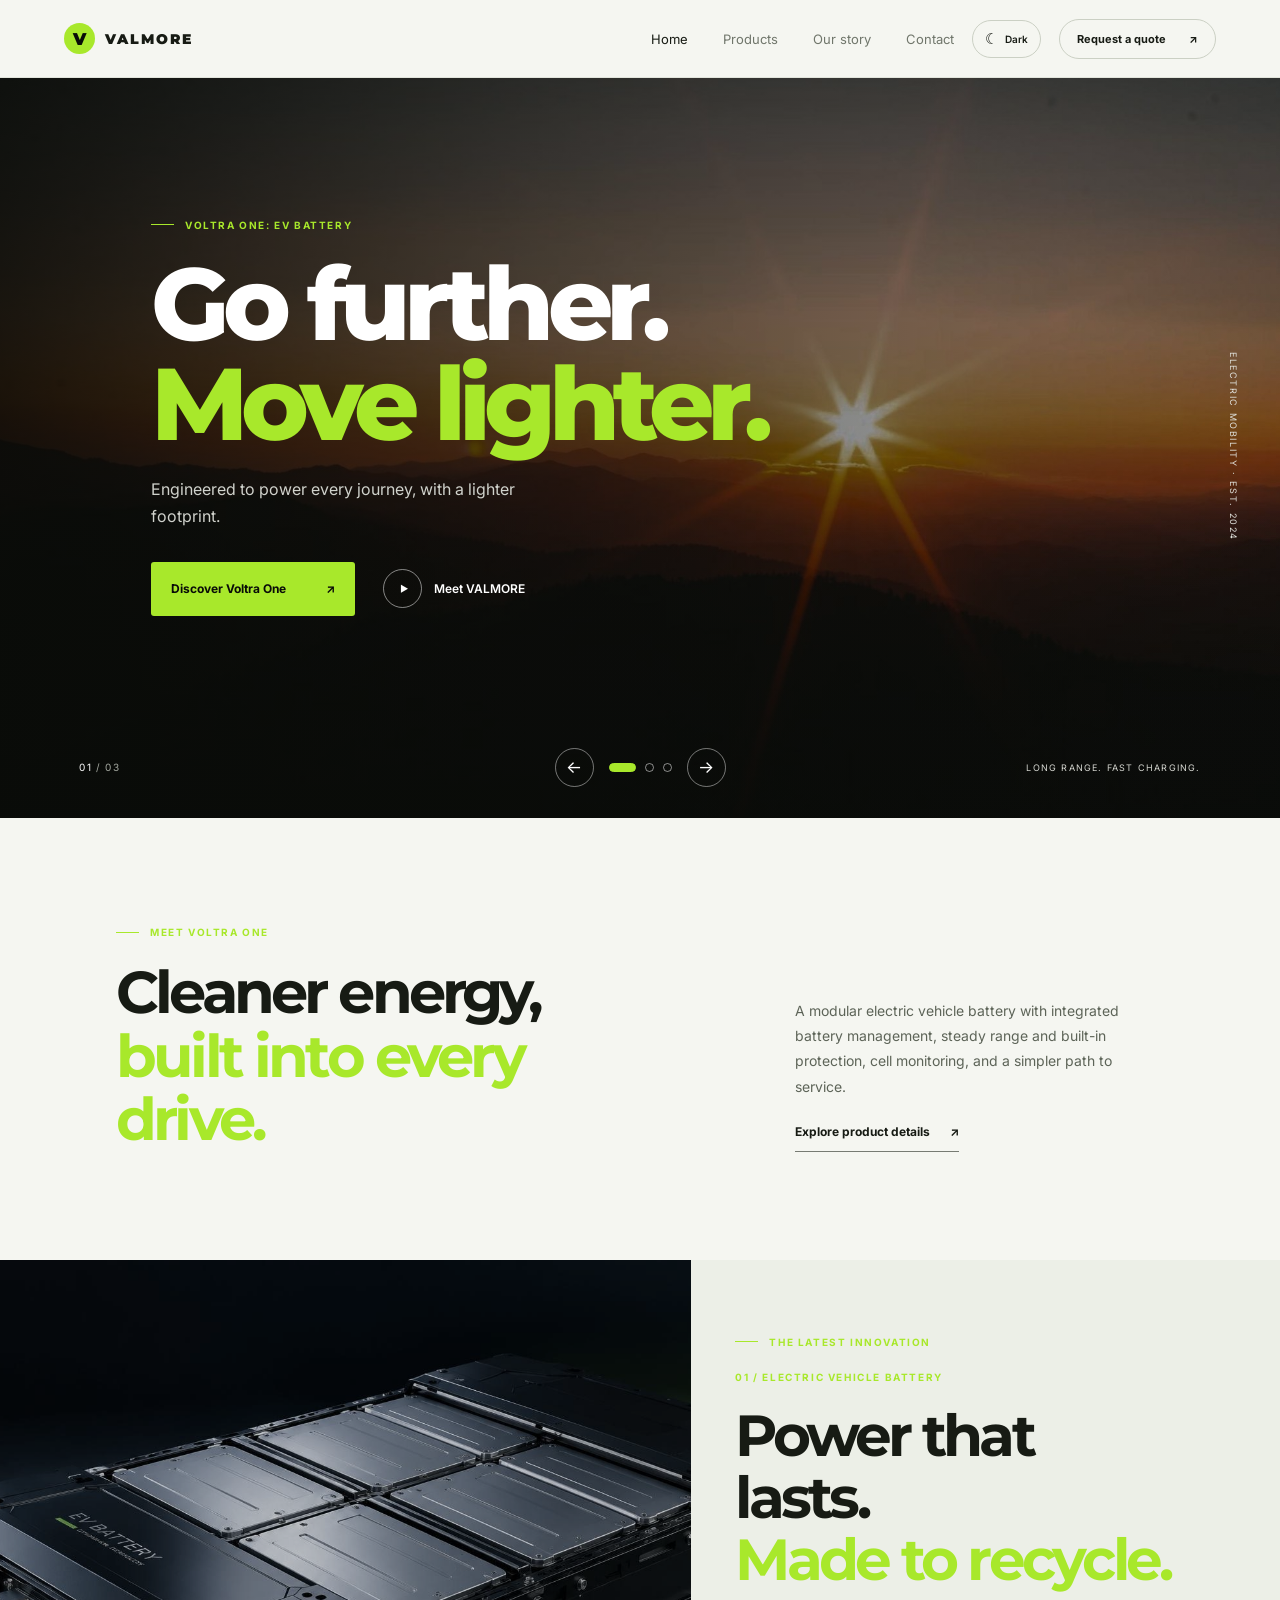
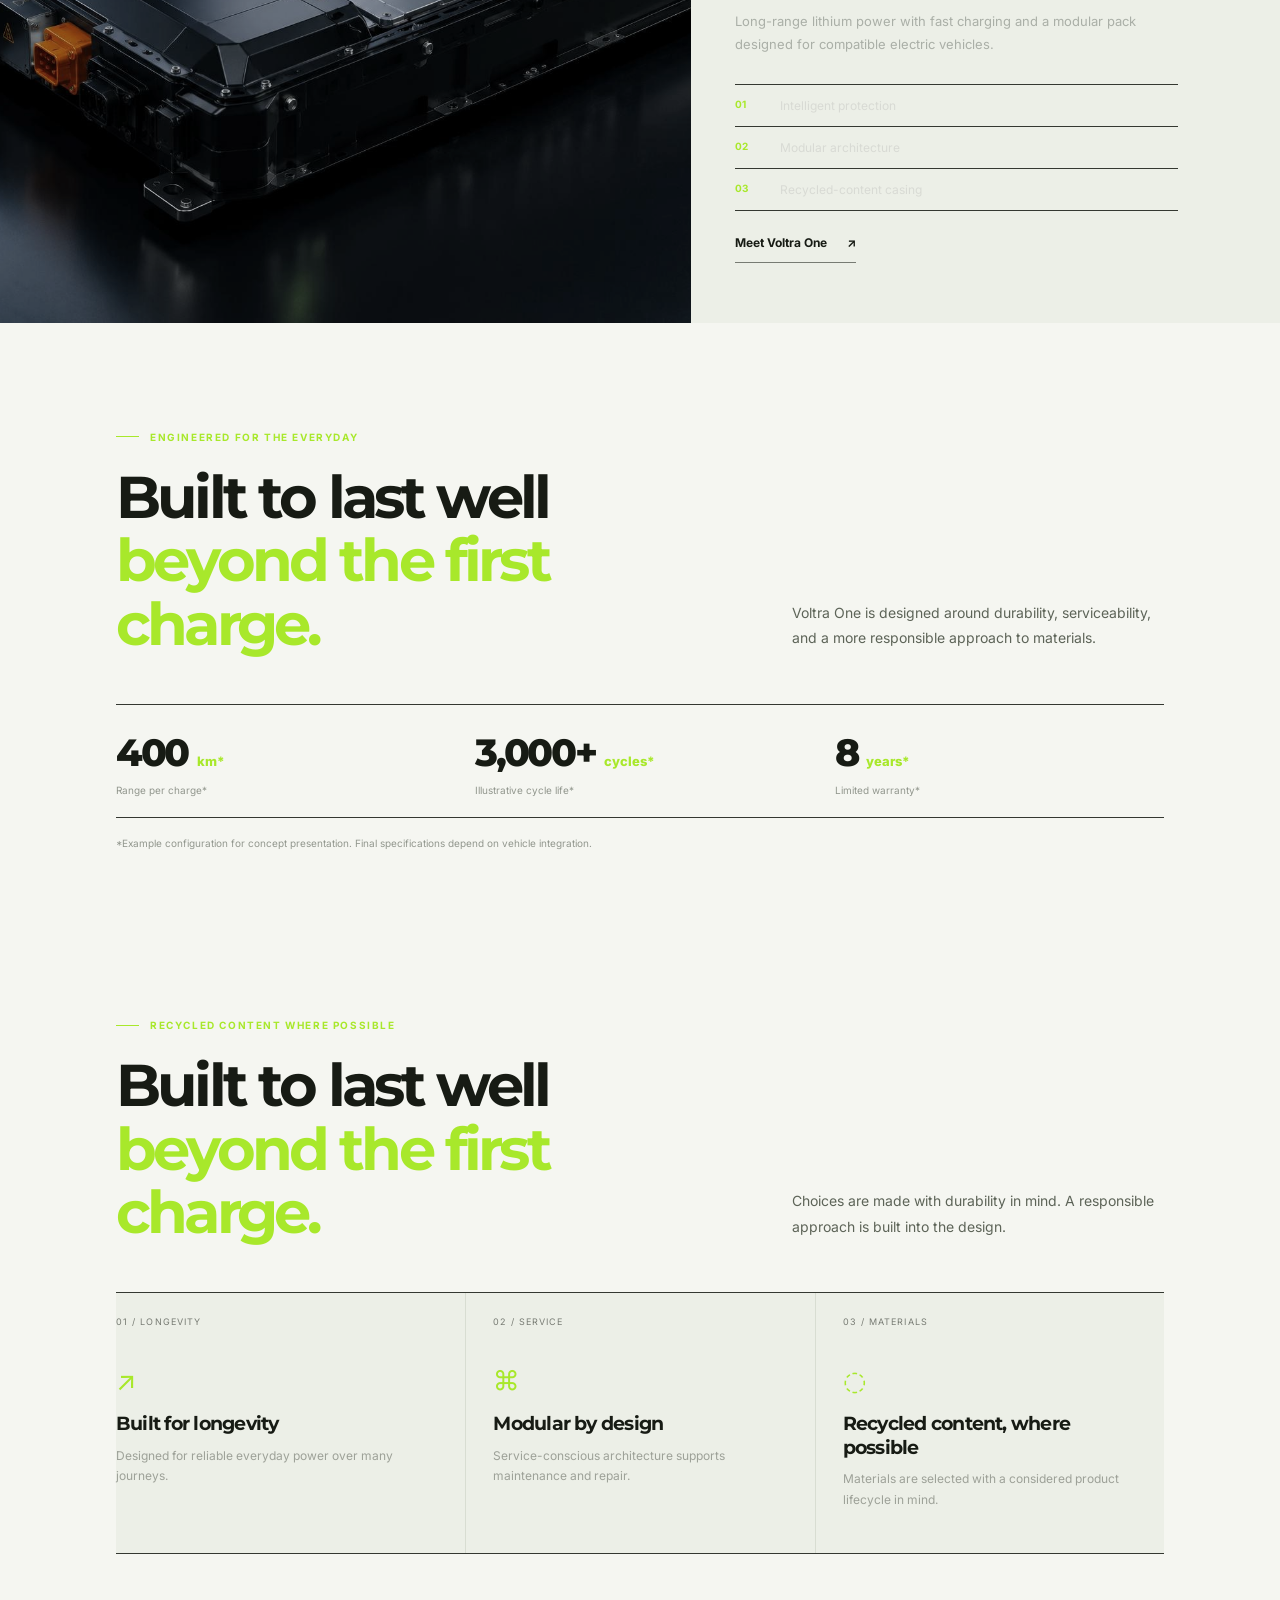
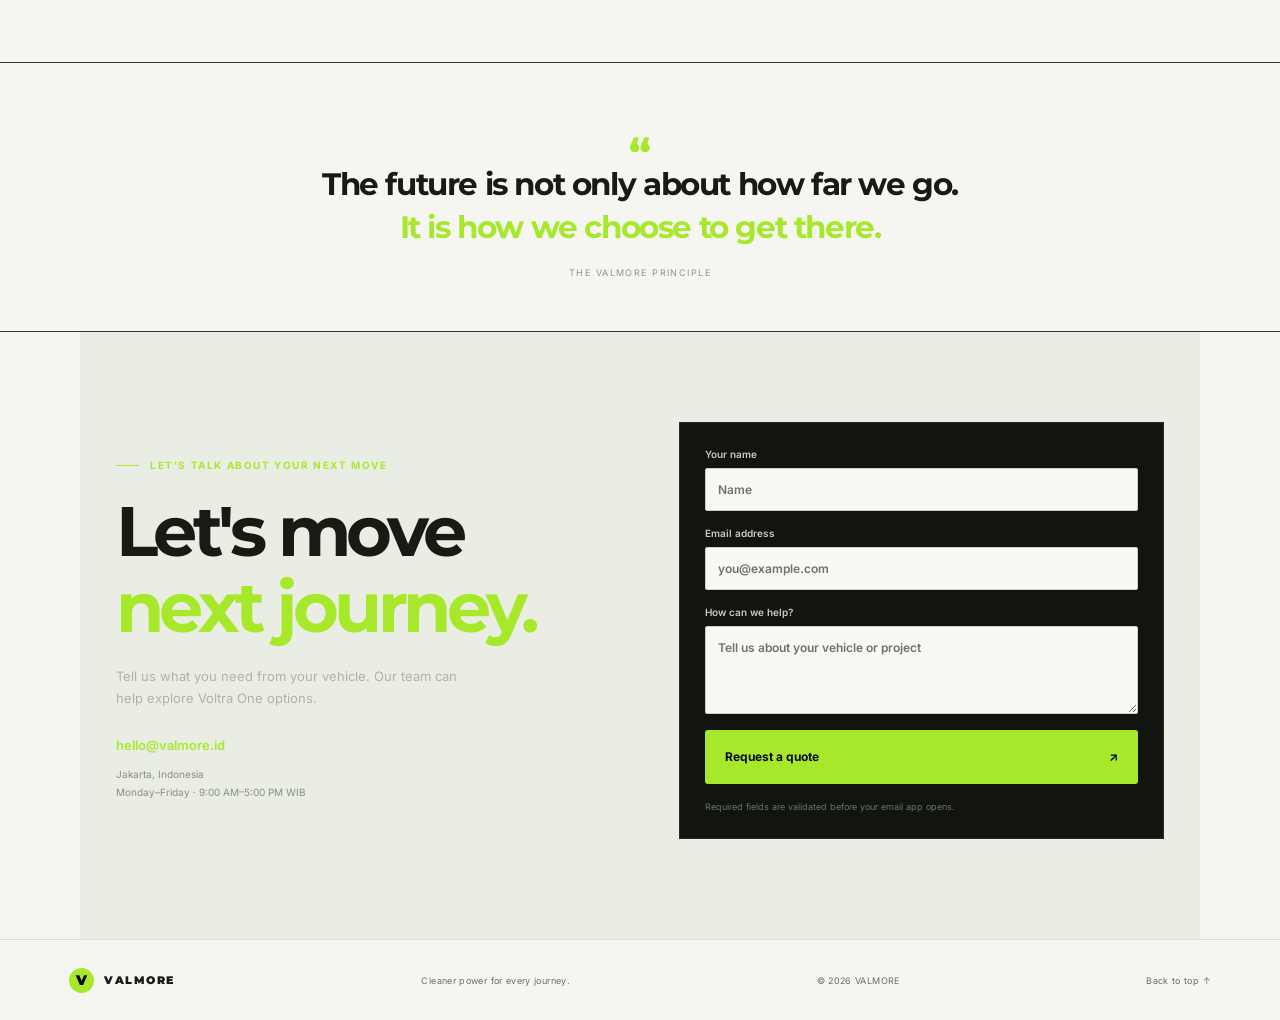
<file: index.html>
<!doctype html>
<html lang="en">
<head>
  <meta charset="utf-8">
  <meta name="viewport" content="width=device-width, initial-scale=1">
  <meta name="theme-color" content="#090B08">
  <meta name="description" content="Discover Voltra One, VALMORE's modular electric vehicle battery designed for dependable everyday mobility.">
  <title>VALMORE — Cleaner power for every journey</title>
  <link rel="preconnect" href="https://fonts.googleapis.com">
  <link rel="preconnect" href="https://fonts.gstatic.com" crossorigin>
  <link href="https://fonts.googleapis.com/css2?family=Inter:wght@400;500;600;700&family=Montserrat:wght@700;800;900&display=swap" rel="stylesheet">
  <link rel="stylesheet" href="style.css">
</head>
<body id="top">
  <header class="site-header">
    <a class="brand" href="index.html" aria-label="VALMORE home"><span class="brand-mark">V</span><span>VALMORE</span></a>
    <button class="menu-toggle" aria-label="Open navigation" aria-expanded="false" aria-controls="primary-nav"><span></span><span></span></button>
    <nav class="nav" id="primary-nav" aria-label="Main navigation">
      <a class="active" href="index.html">Home</a><a href="produk.html">Products</a><a href="#story">Our story</a><a href="#contact">Contact</a>
    </nav>
    <button class="theme-toggle" type="button" aria-label="Switch to light mode" aria-pressed="false"><span class="theme-icon" aria-hidden="true">☼</span><span class="theme-label">Light</span></button>
    <a class="header-cta" href="#contact">Request a quote <span>↗</span></a>
  </header>

  <main>
    <section class="hero" aria-label="VALMORE electric mobility">
      <div class="hero-photo" id="hero-photo" role="img" aria-label="Sunset over a mountain range"></div>
      <div class="hero-shade"></div>
      <div class="hero-copy">
        <p class="eyebrow eyebrow-light"><span></span> VOLTRA ONE: EV BATTERY</p>
        <h1 id="hero-title">Go further.<br><em>Move lighter.</em></h1>
        <p class="hero-desc" id="hero-description">Engineered to power every journey, with a lighter footprint.</p>
        <div class="hero-actions">
          <a class="button button-lime" href="produk.html">Discover Voltra One <span>↗</span></a>
          <a class="play-link" href="#story"><span class="play-icon" aria-hidden="true">▶</span> Meet VALMORE</a>
        </div>
      </div>
      <p class="hero-vertical">ELECTRIC MOBILITY · EST. 2024</p>
      <div class="hero-bottom">
        <span class="slide-count" id="slide-count">01 <i>/ 03</i></span>
        <div class="slider-controls" aria-label="Hero slideshow controls">
          <button class="slider-arrow" id="previous-slide" type="button" aria-label="Previous slide">←</button>
          <div class="slider-dots" id="slider-dots"></div>
          <button class="slider-arrow" id="next-slide" type="button" aria-label="Next slide">→</button>
        </div>
        <span class="hero-caption" id="hero-caption">LONG RANGE. FAST CHARGING.</span>
      </div>
    </section>

    <section class="intro section-wrap" id="story">
      <div><p class="eyebrow"><span></span> MEET VOLTRA ONE</p><h2>Cleaner energy,<br><em>built into every drive.</em></h2></div>
      <div class="intro-copy"><p>A modular electric vehicle battery with integrated battery management, steady range and built-in protection, cell monitoring, and a simpler path to service.</p><a class="text-link" href="produk.html">Explore product details <span>↗</span></a></div>
    </section>

    <section class="battery-feature" aria-labelledby="battery-feature-title">
      <div class="battery-image-wrap"><img class="battery-image" src="assets/volta-one-battery.jpg" alt="Voltra One modular electric vehicle battery pack"></div>
      <div class="battery-copy">
        <p class="eyebrow eyebrow-light"><span></span> THE LATEST INNOVATION</p>
        <p class="section-index">01 / ELECTRIC VEHICLE BATTERY</p>
        <h2 id="battery-feature-title">Power that lasts.<br><em>Made to recycle.</em></h2>
        <p class="body-muted">Long-range lithium power with fast charging and a modular pack designed for compatible electric vehicles.</p>
        <div class="feature-points"><div><b>01</b><span>Intelligent protection</span></div><div><b>02</b><span>Modular architecture</span></div><div><b>03</b><span>Recycled-content casing</span></div></div>
        <a class="text-link text-link-light" href="produk.html">Meet Voltra One <span>↗</span></a>
      </div>
    </section>

    <section class="proof section-wrap">
      <div class="proof-heading"><div><p class="eyebrow"><span></span> ENGINEERED FOR THE EVERYDAY</p><h2>Built to last well<br><em>beyond the first charge.</em></h2></div><p>Voltra One is designed around durability, serviceability, and a more responsible approach to materials.</p></div>
      <div class="metrics" aria-label="Illustrative product metrics">
        <div><strong>400 <i>km*</i></strong><span>Range per charge*</span></div>
        <div><strong>3,000+ <i>cycles*</i></strong><span>Illustrative cycle life*</span></div>
        <div><strong>8 <i>years*</i></strong><span>Limited warranty*</span></div>
      </div>
      <p class="disclaimer">*Example configuration for concept presentation. Final specifications depend on vehicle integration.</p>
    </section>

    <section class="values section-wrap" aria-labelledby="values-title">
      <div class="values-heading"><div><p class="eyebrow"><span></span> RECYCLED CONTENT WHERE POSSIBLE</p><h2 id="values-title">Built to last well<br><em>beyond the first charge.</em></h2></div><p>Choices are made with durability in mind. A responsible approach is built into the design.</p></div>
      <div class="value-grid">
        <article><span class="value-number">01 / LONGEVITY</span><span class="value-icon" aria-hidden="true">↗</span><h3>Built for longevity</h3><p>Designed for reliable everyday power over many journeys.</p></article>
        <article><span class="value-number">02 / SERVICE</span><span class="value-icon" aria-hidden="true">⌘</span><h3>Modular by design</h3><p>Service-conscious architecture supports maintenance and repair.</p></article>
        <article><span class="value-number">03 / MATERIALS</span><span class="value-icon" aria-hidden="true">◌</span><h3>Recycled content, where possible</h3><p>Materials are selected with a considered product lifecycle in mind.</p></article>
      </div>
    </section>

    <section class="quote-band"><span class="quote-mark">“</span><blockquote>The future is not only about how far we go.<br><em>It is how we choose to get there.</em></blockquote><p>THE VALMORE PRINCIPLE</p></section>

    <section class="contact-section" id="contact">
      <div class="contact-copy"><p class="eyebrow eyebrow-light"><span></span> LET'S TALK ABOUT YOUR NEXT MOVE</p><h2>Let's move<br><em>next journey.</em></h2><p>Tell us what you need from your vehicle. Our team can help explore Voltra One options.</p>
        <a class="contact-email" href="mailto:hello@valmore.id">hello@valmore.id</a><span class="contact-meta">Jakarta, Indonesia<br>Monday–Friday · 9:00 AM–5:00 PM WIB</span>
      </div>
      <form class="contact-form" id="quote-form">
        <label>Your name<input name="name" autocomplete="name" placeholder="Name" required></label>
        <label>Email address<input type="email" name="email" autocomplete="email" placeholder="you@example.com" required></label>
        <label>How can we help?<textarea name="message" rows="4" placeholder="Tell us about your vehicle or project" required></textarea></label>
        <button class="button button-lime" type="submit">Request a quote <span>↗</span></button>
        <small id="form-note">Required fields are validated before your email app opens.</small>
      </form>
    </section>
  </main>

  <footer class="site-footer"><a class="brand" href="index.html"><span class="brand-mark">V</span><span>VALMORE</span></a><p>Cleaner power for every journey.</p><span>© 2026 VALMORE</span><a class="back-top" href="#top">Back to top ↑</a></footer>
  <script src="script.js"></script>
</body>
</html>
</file>
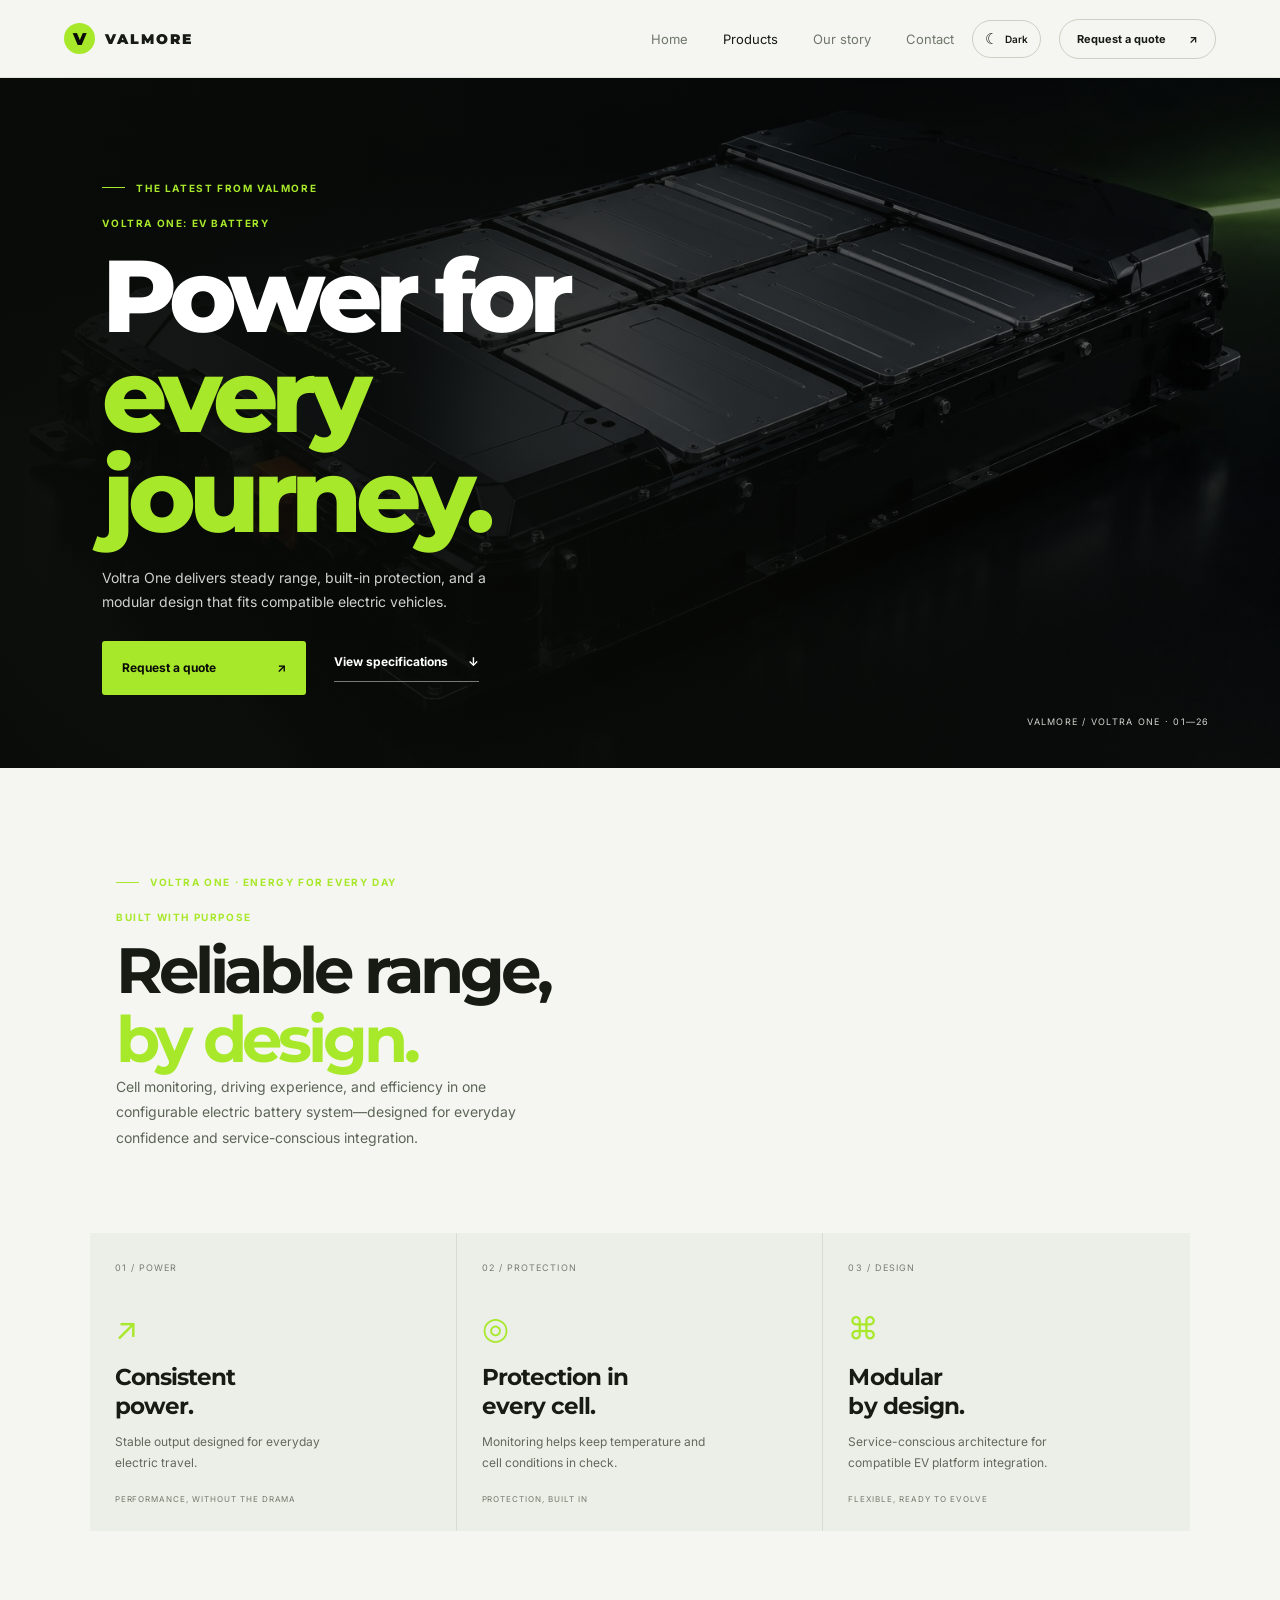
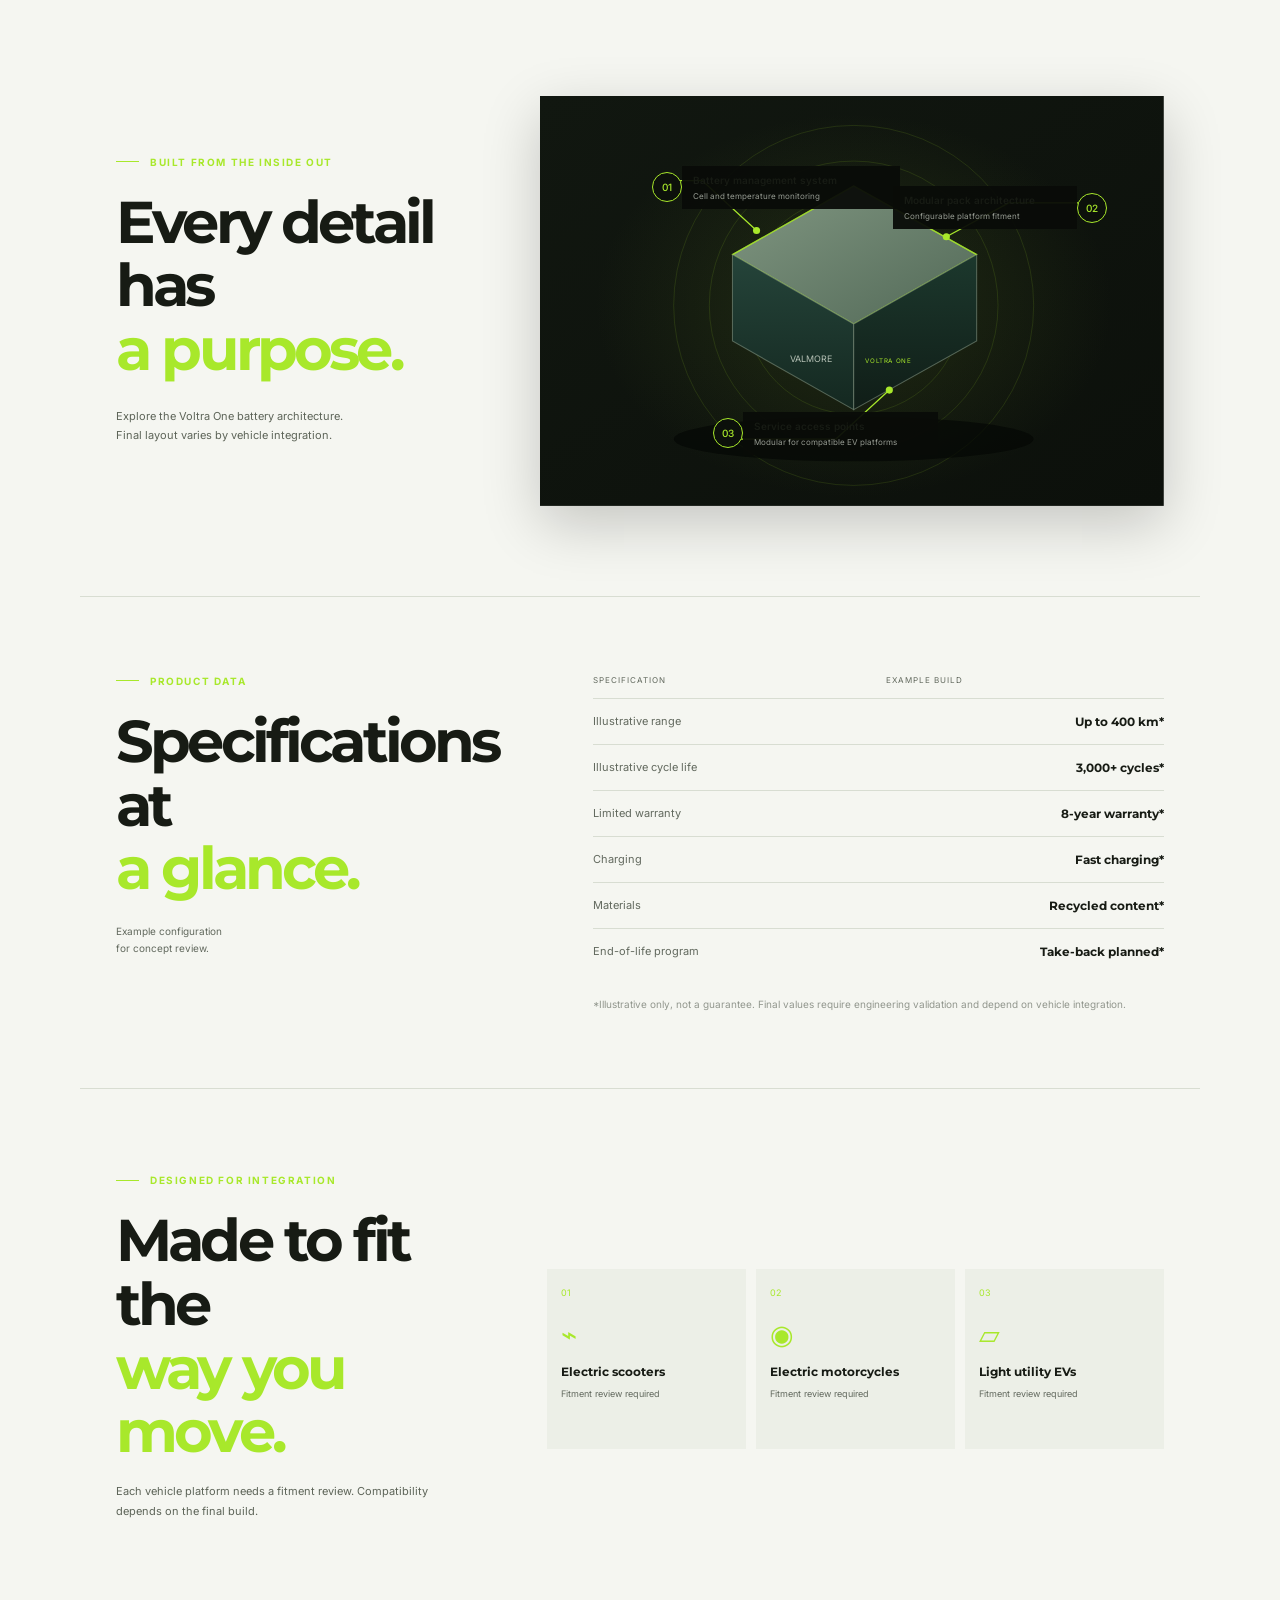
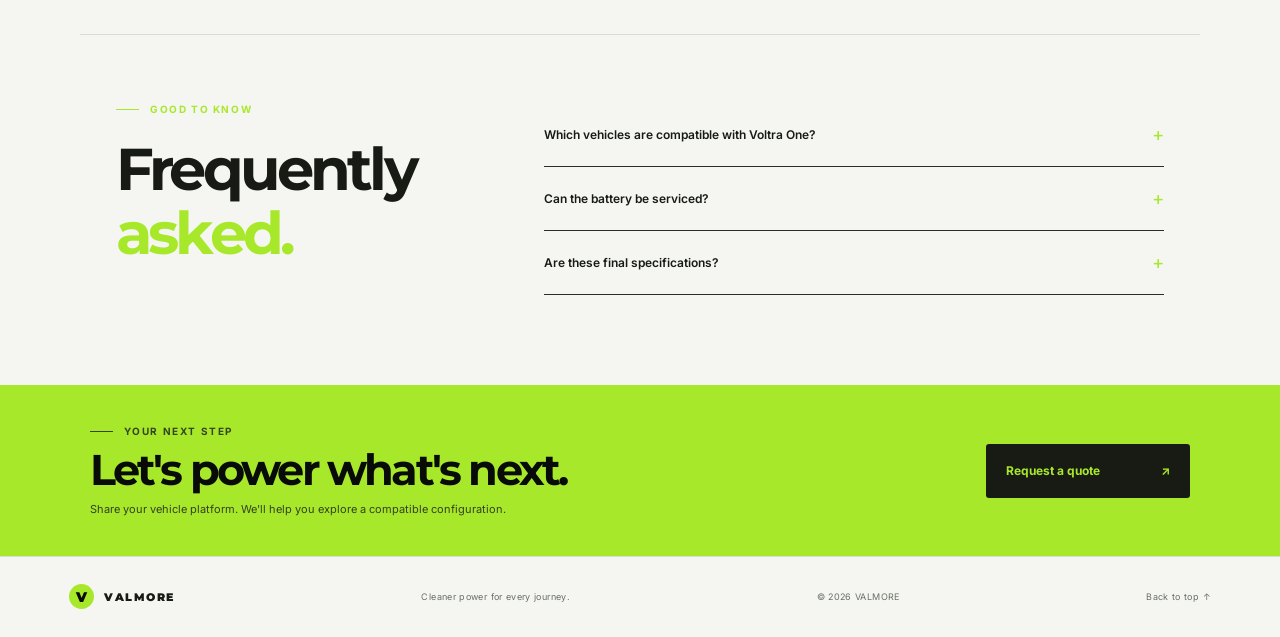
<file: produk.html>
<!doctype html>
<html lang="en">
<head>
  <meta charset="utf-8"><meta name="viewport" content="width=device-width, initial-scale=1"><meta name="theme-color" content="#090B08">
  <meta name="description" content="Explore Voltra One: an illustrative modular EV battery concept with intelligent protection and service-conscious design.">
  <title>Voltra One — VALMORE</title>
  <link rel="preconnect" href="https://fonts.googleapis.com"><link rel="preconnect" href="https://fonts.gstatic.com" crossorigin>
  <link href="https://fonts.googleapis.com/css2?family=Inter:wght@400;500;600;700&family=Montserrat:wght@700;800;900&display=swap" rel="stylesheet"><link rel="stylesheet" href="style.css">
</head>
<body id="top" class="product-page">
  <header class="site-header">
    <a class="brand" href="index.html" aria-label="VALMORE home"><span class="brand-mark">V</span><span>VALMORE</span></a>
    <button class="menu-toggle" aria-label="Open navigation" aria-expanded="false" aria-controls="primary-nav"><span></span><span></span></button>
    <nav class="nav" id="primary-nav" aria-label="Main navigation"><a href="index.html">Home</a><a class="active" href="produk.html">Products</a><a href="index.html#story">Our story</a><a href="index.html#contact">Contact</a></nav>
    <button class="theme-toggle" type="button" aria-label="Switch to light mode" aria-pressed="false"><span class="theme-icon" aria-hidden="true">☼</span><span class="theme-label">Light</span></button>
    <a class="header-cta" href="#quote">Request a quote <span>↗</span></a>
  </header>
  <main>
    <section class="product-hero">
      <img src="assets/volta-one-battery.jpg" alt="Voltra One electric vehicle battery pack" class="product-hero-image">
      <div class="product-hero-shade"></div>
      <div class="product-hero-copy"><p class="eyebrow eyebrow-light"><span></span> THE LATEST FROM VALMORE</p><p class="product-kicker">VOLTRA ONE: EV BATTERY</p><h1>Power for<br><em>every journey.</em></h1><p>Voltra One delivers steady range, built-in protection, and a modular design that fits compatible electric vehicles.</p><div class="hero-actions"><a class="button button-lime" href="#quote">Request a quote <span>↗</span></a><a class="text-link text-link-light" href="#specifications">View specifications <span>↓</span></a></div></div>
      <p class="product-hero-label">VALMORE / VOLTRA ONE · 01—26</p>
    </section>

    <section class="product-intro section-wrap"><div><p class="eyebrow"><span></span> VOLTRA ONE · ENERGY FOR EVERY DAY</p><p class="product-kicker">BUILT WITH PURPOSE</p><h2>Reliable range,<br><em>by design.</em></h2></div><div class="intro-copy"><p>Cell monitoring, driving experience, and efficiency in one configurable electric battery system—designed for everyday confidence and service-conscious integration.</p></div></section>

    <section class="advantage-grid">
      <article><span class="value-number">01 / POWER</span><span class="advantage-icon" aria-hidden="true">↗</span><h3>Consistent<br>power.</h3><p>Stable output designed for everyday electric travel.</p><span class="advantage-note">PERFORMANCE, WITHOUT THE DRAMA</span></article>
      <article><span class="value-number">02 / PROTECTION</span><span class="advantage-icon" aria-hidden="true">◎</span><h3>Protection in<br>every cell.</h3><p>Monitoring helps keep temperature and cell conditions in check.</p><span class="advantage-note">PROTECTION, BUILT IN</span></article>
      <article><span class="value-number">03 / DESIGN</span><span class="advantage-icon" aria-hidden="true">⌘</span><h3>Modular<br>by design.</h3><p>Service-conscious architecture for compatible EV platform integration.</p><span class="advantage-note">FLEXIBLE, READY TO EVOLVE</span></article>
    </section>

    <section class="architecture section-wrap">
      <div class="architecture-heading"><p class="eyebrow"><span></span> BUILT FROM THE INSIDE OUT</p><h2>Every detail has<br><em>a purpose.</em></h2><p>Explore the Voltra One battery architecture.<br>Final layout varies by vehicle integration.</p></div>
      <div class="architecture-visual" style="position:relative" role="img" aria-label="Illustration of the Voltra One battery architecture with three component callouts">
        <svg class="battery-diagram" viewBox="0 0 700 460" aria-hidden="true" xmlns="http://www.w3.org/2000/svg">
          <defs>
            <linearGradient id="diagram-panel" x1="0" y1="0" x2="1" y2="1"><stop stop-color="#111710"/><stop offset="1" stop-color="#0c100b"/></linearGradient>
            <linearGradient id="cube-top" x1="0" y1="0" x2="1" y2="1"><stop stop-color="#819782"/><stop offset="1" stop-color="#526957"/></linearGradient>
            <linearGradient id="cube-left" x1="0" y1="0" x2="0" y2="1"><stop stop-color="#25443a"/><stop offset="1" stop-color="#142820"/></linearGradient>
            <linearGradient id="cube-right" x1="0" y1="0" x2="0" y2="1"><stop stop-color="#1c382d"/><stop offset="1" stop-color="#101d17"/></linearGradient>
            <radialGradient id="diagram-glow"><stop stop-color="#526b22" stop-opacity=".28"/><stop offset="1" stop-color="#526b22" stop-opacity="0"/></radialGradient>
          </defs>
          <rect width="700" height="460" fill="url(#diagram-panel)"/>
          <ellipse cx="352" cy="235" rx="290" ry="215" fill="url(#diagram-glow)"/>
          <g fill="none" stroke="#a8e82b" stroke-opacity=".14"><circle cx="352" cy="235" r="122"/><circle cx="352" cy="235" r="162"/><circle cx="352" cy="235" r="202"/></g>
          <ellipse cx="352" cy="385" rx="202" ry="25" fill="#050705" opacity=".72"/>
          <path d="m216 178 136-77 138 77-138 78z" fill="url(#cube-top)" stroke="#a8e82b" stroke-opacity=".62" stroke-width="1.4"/>
          <path d="m216 178 136 78v96l-136-77z" fill="url(#cube-left)" stroke="#829583" stroke-opacity=".58" stroke-width="1.2"/>
          <path d="m352 256 138-78v97l-138 77z" fill="url(#cube-right)" stroke="#829583" stroke-opacity=".58" stroke-width="1.2"/>
          <path d="m216 178 136-77 138 77" fill="none" stroke="#a8e82b" stroke-opacity=".72" stroke-width="1.5"/>
          <text x="281" y="299" fill="#d9e1d5" font-family="Inter, sans-serif" font-size="10" opacity=".82">VALMORE</text>
          <text x="365" y="300" fill="#a8e82b" font-family="Inter, sans-serif" font-size="7" letter-spacing=".7">VOLTRA ONE</text>
          <g fill="none" stroke="#a8e82b" stroke-width="1.4">
            <path d="m243 151-61-56h-41"/><path d="m456 158 70-38h91"/><path d="m392 330-60 55h-120"/>
          </g>
          <g fill="#a8e82b"><circle cx="243" cy="151" r="4"/><circle cx="456" cy="158" r="4"/><circle cx="392" cy="330" r="4"/></g>
        </svg>
        <div class="diagram-callout callout-one"><span class="callout-number">01</span><div><strong>Battery management system</strong><small>Cell and temperature monitoring</small></div></div>
        <div class="diagram-callout callout-two"><span class="callout-number">02</span><div><strong>Modular pack architecture</strong><small>Configurable platform fitment</small></div></div>
        <div class="diagram-callout callout-three"><span class="callout-number">03</span><div><strong>Service access points</strong><small>Modular for compatible EV platforms</small></div></div>
      </div>
    </section>

    <section class="specifications section-wrap" id="specifications">
      <div class="specification-heading"><div><p class="eyebrow"><span></span> PRODUCT DATA</p><h2>Specifications at<br><em>a glance.</em></h2></div><p>Example configuration<br>for concept review.</p></div>
      <div class="spec-table" role="table" aria-label="Illustrative Voltra One specifications">
        <div class="spec-row spec-head" role="row"><span role="columnheader">SPECIFICATION</span><span role="columnheader">EXAMPLE BUILD</span></div>
        <div class="spec-row" role="row"><span>Illustrative range</span><strong>Up to 400 km*</strong></div><div class="spec-row" role="row"><span>Illustrative cycle life</span><strong>3,000+ cycles*</strong></div><div class="spec-row" role="row"><span>Limited warranty</span><strong>8-year warranty*</strong></div><div class="spec-row" role="row"><span>Charging</span><strong>Fast charging*</strong></div><div class="spec-row" role="row"><span>Materials</span><strong>Recycled content*</strong></div><div class="spec-row" role="row"><span>End-of-life program</span><strong>Take-back planned*</strong></div>
      </div>
      <p class="disclaimer">*Illustrative only, not a guarantee. Final values require engineering validation and depend on vehicle integration.</p>
    </section>

    <section class="integration section-wrap"><div class="integration-heading"><p class="eyebrow"><span></span> DESIGNED FOR INTEGRATION</p><h2>Made to fit the<br><em>way you move.</em></h2><p>Each vehicle platform needs a fitment review. Compatibility depends on the final build.</p></div><div class="integration-cards"><article><span>01</span><b aria-hidden="true">⌁</b><h3>Electric scooters</h3><p>Fitment review required</p></article><article><span>02</span><b aria-hidden="true">◉</b><h3>Electric motorcycles</h3><p>Fitment review required</p></article><article><span>03</span><b aria-hidden="true">▱</b><h3>Light utility EVs</h3><p>Fitment review required</p></article></div></section>

    <section class="faq-section section-wrap"><div><p class="eyebrow"><span></span> GOOD TO KNOW</p><h2>Frequently<br><em>asked.</em></h2></div><div class="faq-list"><details><summary>Which vehicles are compatible with Voltra One?</summary><p>Compatibility depends on the vehicle platform, available space, electrical system, and integration requirements. Our team can help arrange a fitment review.</p></details><details><summary>Can the battery be serviced?</summary><p>Voltra One is designed around modular architecture and service access. Available service options depend on the final vehicle integration and market.</p></details><details><summary>Are these final specifications?</summary><p>No. The figures on this page are illustrative example values for a concept review. Final specifications require engineering validation.</p></details></div></section>

    <section class="product-cta" id="quote"><div><p class="eyebrow"><span></span> YOUR NEXT STEP</p><h2>Let's power what's next.</h2><p>Share your vehicle platform. We'll help you explore a compatible configuration.</p></div><a class="button button-dark" href="index.html#contact">Request a quote <span>↗</span></a></section>
  </main>
  <footer class="site-footer"><a class="brand" href="index.html"><span class="brand-mark">V</span><span>VALMORE</span></a><p>Cleaner power for every journey.</p><span>© 2026 VALMORE</span><a class="back-top" href="#top">Back to top ↑</a></footer>
  <script src="script.js"></script>
</body>
</html>
</file>
<file: style.css>
:root{--black:#090b08;--lime:#a8e82b;--white:#fff;--muted:#858980;--olive:#343831;--line:#343831;--panel:#11150f;--content:1120px;color-scheme:dark;font-family:Inter,Arial,sans-serif;background:var(--black);color:var(--white);font-synthesis:none;text-rendering:optimizeLegibility}*{box-sizing:border-box}html{scroll-behavior:smooth;scroll-padding-top:84px}body{margin:0;background:var(--black);color:var(--white);font-family:Inter,Arial,sans-serif;font-size:14px;-webkit-font-smoothing:antialiased}a{color:inherit;text-decoration:none}button,input,textarea{font:inherit}button{color:inherit}h1,h2,h3,p{margin-top:0}h1,h2,h3,.brand,.metrics strong,.spec-row strong{font-family:Montserrat,Inter,sans-serif}h2{font-size:clamp(38px,5vw,64px);line-height:1.08;letter-spacing:-.065em;margin-bottom:0}h2 em,h1 em{font-style:normal;color:var(--lime)}.site-header{height:78px;padding:0 max(5vw,calc((100vw - 1320px)/2));display:grid;grid-template-columns:1fr auto 1fr;align-items:center;gap:36px;background:rgba(9,11,8,.96);position:relative;z-index:10;border-bottom:1px solid rgba(255,255,255,.045)}.brand{display:inline-flex;align-items:center;gap:10px;font-size:14px;font-weight:900;letter-spacing:.14em;width:max-content}.brand-mark{width:31px;height:31px;border-radius:50%;display:grid;place-items:center;background:var(--lime);color:var(--black);font-size:17px;letter-spacing:0}.nav{display:flex;gap:35px;align-items:center;color:#858980;font-size:13px}.nav a{transition:color .2s}.nav a:hover,.nav a.active{color:var(--white)}.header-cta{justify-self:end;border:1px solid #343831;border-radius:50px;padding:12px 17px;font-size:11px;font-weight:700;transition:background .2s,border-color .2s}.header-cta:hover{background:var(--lime);border-color:var(--lime);color:var(--black)}.header-cta span,.button span,.text-link span{margin-left:20px}.menu-toggle{display:none}.hero{height:min(740px,calc(100svh - 78px));min-height:590px;position:relative;overflow:hidden;background:#171c15}.hero-photo,.hero-shade{position:absolute;inset:0}.hero-photo{background-image:url('assets/hero-sunset.jpg');background-size:cover;background-position:center 54%;transform:scale(1.015);transition:background-image .5s,opacity .35s}.hero-shade{background:linear-gradient(90deg,rgba(9,11,8,.84),rgba(9,11,8,.5) 42%,rgba(9,11,8,.16) 100%),linear-gradient(0deg,rgba(9,11,8,.65),transparent 42%)}.hero-copy{position:absolute;left:max(11.8vw,calc((100vw - 1120px)/2));top:19%;max-width:640px}.eyebrow{display:flex;align-items:center;gap:11px;color:var(--lime);font-size:10px;letter-spacing:.16em;font-weight:700;margin:0 0 23px}.eyebrow>span{height:1px;width:23px;background:var(--lime);flex:0 0 23px}.eyebrow-light{color:var(--lime)}.hero h1,.product-hero h1{font-size:clamp(63px,8vw,105px);font-weight:800;line-height:.98;letter-spacing:-.07em;margin:0 0 22px}.hero-desc{font-size:16px;line-height:1.7;color:#d0d2cc;max-width:410px;margin:0 0 31px}.hero-actions{display:flex;align-items:center;gap:28px}.button{min-height:54px;min-width:204px;padding:0 20px;display:inline-flex;align-items:center;justify-content:space-between;border:0;border-radius:3px;font-weight:700;font-size:12px;transition:transform .2s,background .2s,color .2s}.button:hover{transform:translateY(-2px)}.button-lime{background:var(--lime);color:var(--black)}.button-lime:hover{background:#c3ff48}.button-dark{background:var(--black);color:var(--lime)}.button-dark:hover{background:#171d13}.play-link{display:flex;align-items:center;gap:12px;font-size:12px;font-weight:600}.play-icon{display:grid;place-items:center;width:39px;height:39px;border:1px solid #ffffff80;border-radius:50%;font-size:9px;padding-left:2px}.hero-vertical{position:absolute;right:32px;top:37%;writing-mode:vertical-rl;font-size:9px;letter-spacing:.18em;color:#e0e1db}.hero-bottom{position:absolute;bottom:25px;left:6.2%;right:6.2%;display:grid;grid-template-columns:1fr auto 1fr;align-items:center;min-height:52px;font-size:10px;letter-spacing:.12em}.slide-count i{font-style:normal;color:#a6aaa2}.slider-controls{display:flex;align-items:center;gap:15px}.slider-arrow{border:1px solid #ffffff70;background:transparent;border-radius:50%;width:39px;height:39px;font-size:17px;cursor:pointer;transition:background .2s,color .2s}.slider-arrow:hover{background:var(--lime);border-color:var(--lime);color:var(--black)}.slider-dots{display:flex;align-items:center;gap:9px}.slider-dot{height:9px;width:9px;border:1px solid #ffffff85;border-radius:50%;background:transparent;padding:0;cursor:pointer;transition:all .25s}.slider-dot.active{width:27px;border-radius:9px;border-color:var(--lime);background:var(--lime)}.hero-caption{justify-self:end;font-size:9px;color:#d5d6d0}.section-wrap{max-width:var(--content);margin-inline:auto;padding:108px 36px}.intro{display:grid;grid-template-columns:1.05fr .7fr;gap:12%;align-items:end}.intro h2,.proof h2,.values h2,.architecture h2,.specifications h2,.integration h2,.faq-section h2{font-size:clamp(37px,4.6vw,59px)}.intro-copy p,.proof-heading>p,.values-heading>p,.architecture-heading>p:last-child,.integration-heading>p:last-child{font-size:14px;color:#b3b7af;line-height:1.8;margin:0 0 23px;max-width:410px}.text-link{font-size:12px;font-weight:700;border-bottom:1px solid #777b73;padding-bottom:12px;display:inline-flex;justify-content:space-between;align-items:center}.text-link:hover{color:var(--lime);border-color:var(--lime)}.text-link-light{border-color:#777b73}.battery-feature{display:grid;grid-template-columns:1.08fr .92fr;min-height:495px;background:var(--panel)}.battery-image-wrap{position:relative;min-height:480px;overflow:hidden}.battery-image{position:absolute;inset:0;width:100%;height:100%;object-fit:cover;object-position:center;filter:brightness(.82) saturate(.78)}.battery-copy{padding:76px clamp(42px,8vw,125px) 60px 7.5%;align-self:center}.section-index,.product-kicker{font-size:10px;color:var(--lime);letter-spacing:.16em;font-weight:700;margin:0 0 21px}.battery-copy h2{font-size:clamp(37px,4.5vw,59px);margin-bottom:20px}.body-muted{font-size:13px;line-height:1.75;color:#aaaFA7;max-width:440px;margin-bottom:28px}.feature-points{border-top:1px solid #343831;margin:27px 0 22px}.feature-points div{display:grid;grid-template-columns:38px 1fr;gap:7px;padding:13px 0;border-bottom:1px solid #343831;font-size:12px}.feature-points b{color:var(--lime);font-size:10px}.feature-points span{color:#d8dad4}.proof-heading,.values-heading{display:grid;grid-template-columns:1fr .65fr;gap:10%;align-items:end}.proof-heading>p,.values-heading>p{margin-bottom:6px}.metrics{display:grid;grid-template-columns:repeat(3,1fr);gap:30px;margin-top:47px;padding:24px 0 21px;border-top:1px solid var(--line);border-bottom:1px solid var(--line)}.metrics>div{display:flex;flex-direction:column;gap:8px}.metrics strong{font-weight:800;font-size:clamp(28px,3vw,38px);letter-spacing:-.06em}.metrics strong i{font-style:normal;color:var(--lime);font-family:Inter,sans-serif;font-size:13px;letter-spacing:0}.metrics span,.disclaimer{font-size:10px;color:#92978e}.disclaimer{margin:17px 0 0;line-height:1.65}.values{padding-top:60px}.values-heading{margin-bottom:47px}.value-grid{display:grid;grid-template-columns:repeat(3,1fr);border-top:1px solid var(--line);border-bottom:1px solid var(--line)}.value-grid article{min-height:260px;padding:23px 27px 24px 0;display:flex;flex-direction:column;align-items:flex-start}.value-grid article+article{border-left:1px solid var(--line);padding-left:27px}.value-number{font-size:9px;letter-spacing:.12em;color:#777b73}.value-icon{font-size:27px;color:var(--lime);margin:37px 0 15px}.value-grid h3,.advantage-grid h3{font-size:19px;line-height:1.25;margin:0 0 10px;letter-spacing:-.04em}.value-grid p,.advantage-grid article>p{font-size:12px;line-height:1.7;color:#9da198;margin:0;max-width:280px}.quote-band{border-top:1px solid var(--line);border-bottom:1px solid var(--line);text-align:center;padding:65px 20px 53px}.quote-mark{color:var(--lime);font:800 40px Montserrat,Inter,sans-serif;display:block;height:35px}.quote-band blockquote{font-family:Montserrat,Inter,sans-serif;font-weight:700;font-size:clamp(19px,2.7vw,31px);line-height:1.4;margin:0 0 17px;letter-spacing:-.045em}.quote-band blockquote em{font-style:normal;color:var(--lime)}.quote-band>p{font-size:9px;letter-spacing:.16em;color:#8d9289;margin:0}.contact-section{display:grid;grid-template-columns:.9fr 1fr;gap:12%;max-width:var(--content);margin:auto;padding:90px 36px 100px;align-items:center}.contact-copy h2{font-size:clamp(45px,6vw,70px);margin:0 0 19px}.contact-copy>p:not(.eyebrow){font-size:13px;line-height:1.75;color:#aeb2aa;max-width:350px}.contact-email{display:block;color:var(--lime);font-weight:600;margin:27px 0 12px;font-size:13px}.contact-meta{display:block;color:#898e85;font-size:10px;line-height:1.8}.contact-form{display:grid;gap:16px;background:#11140f;border:1px solid #272c25;padding:25px}.contact-form label{display:grid;gap:8px;color:#c8cbc4;font-size:10px;font-weight:600}.contact-form input,.contact-form textarea{width:100%;background:#0b0e0a;color:var(--white);border:1px solid #343831;padding:13px 12px;border-radius:2px;outline:none;resize:vertical;font-size:12px}.contact-form input:focus,.contact-form textarea:focus{border-color:var(--lime)}.contact-form input::placeholder,.contact-form textarea::placeholder{color:#73786f}.contact-form .button{width:100%;cursor:pointer}.contact-form small{color:#777b73;font-size:9px;line-height:1.5}.site-footer{border-top:1px solid #30352d;min-height:81px;padding:20px 5.4%;display:flex;align-items:center;justify-content:space-between;gap:20px}.site-footer .brand{font-size:11px}.site-footer .brand-mark{width:25px;height:25px;font-size:14px}.site-footer>p,.site-footer>span,.back-top{font-size:9px;color:#858980;margin:0;letter-spacing:.04em}.back-top:hover{color:var(--lime)}

/* Product detail */
.product-hero{min-height:620px;height:min(690px,calc(100svh - 78px));position:relative;overflow:hidden;background:#11150f}.product-hero-image,.product-hero-shade{position:absolute;inset:0;width:100%;height:100%}.product-hero-image{object-fit:cover;object-position:center 54%;filter:brightness(.58) saturate(.7)}.product-hero-shade{background:linear-gradient(90deg,rgba(9,11,8,.95),rgba(9,11,8,.62) 45%,rgba(9,11,8,.1)),linear-gradient(0deg,rgba(9,11,8,.65),transparent 47%)}.product-hero-copy{position:absolute;left:max(8vw,calc((100vw - 1160px)/2));top:15%;max-width:625px}.product-kicker{margin-bottom:17px}.product-hero h1{margin:0 0 19px}.product-hero-copy>p:not(.eyebrow,.product-kicker){max-width:390px;color:#d0d2cc;line-height:1.75;font-size:14px;margin:0 0 26px}.product-hero-label{position:absolute;right:5.5%;bottom:32px;font-size:9px;letter-spacing:.14em;color:#d3d6cf}.product-intro{padding-bottom:60px}.product-intro h2{margin:0}.product-intro .product-kicker{margin-bottom:13px}.product-intro .intro-copy{align-self:end}.advantage-grid{display:grid;grid-template-columns:repeat(3,1fr);gap:0;padding:0 max(7vw,calc((100vw - 1120px)/2)) 85px}.advantage-grid article{position:relative;background:#11150f;padding:24px 25px 27px;min-height:275px;border-right:1px solid #252b23}.advantage-grid article:last-child{border:0}.advantage-icon{display:block;color:var(--lime);font-size:31px;margin:35px 0 17px}.advantage-grid h3{font-size:23px;margin-bottom:12px}.advantage-grid article>p{max-width:245px}.advantage-note{display:block;margin-top:21px;color:#73796e;font-size:8px;letter-spacing:.12em}.architecture{display:grid;grid-template-columns:.72fr 1.28fr;gap:7%;align-items:center;padding-top:80px;padding-bottom:90px}.architecture-heading h2{margin:0 0 17px}.architecture-heading>p:last-child{font-size:11px;margin:25px 0 0}.architecture-visual{min-width:0;background:radial-gradient(ellipse at center,#1d2b1b 0%,#10150f 55%,transparent 77%);}.battery-diagram{display:block;width:100%;height:auto;overflow:visible}.specifications{display:grid;grid-template-columns:.75fr 1.25fr;column-gap:9%;row-gap:22px;border-top:1px solid #252b23;border-bottom:1px solid #252b23;padding-top:78px;padding-bottom:76px}.specification-heading h2{margin:0}.specification-heading>p{font-size:10px;color:#858980;line-height:1.7;margin-top:22px}.spec-table{align-self:center}.spec-row{display:grid;grid-template-columns:1fr 1fr;gap:15px;align-items:center;padding:15px 0;border-bottom:1px solid #272d24;font-size:11px}.spec-row:first-child{padding-top:0}.spec-row:last-child{border-bottom:0}.spec-row span{color:#a5aaa1}.spec-row strong{font-size:12px;font-weight:700;text-align:right}.spec-row.spec-head{color:var(--lime);font-size:8px;letter-spacing:.13em;padding-bottom:13px}.spec-row.spec-head span{color:var(--lime)}.specifications>.disclaimer{grid-column:2;margin:0}.integration{display:grid;grid-template-columns:.72fr 1.28fr;gap:8%;padding-top:85px;padding-bottom:90px;align-items:center}.integration-heading h2{margin-bottom:18px}.integration-heading>p:last-child{font-size:11px}.integration-cards{display:grid;grid-template-columns:repeat(3,1fr);gap:10px}.integration-cards article{min-height:180px;background:#121710;padding:18px 14px;display:flex;flex-direction:column;align-items:flex-start}.integration-cards article>span{font-size:9px;color:var(--lime)}.integration-cards article>b{font-size:27px;color:var(--lime);font-weight:500;margin:20px 0 13px}.integration-cards h3{font-size:12px;margin:0 0 8px}.integration-cards p{font-size:9px;color:#81867c;margin:0;line-height:1.5}.faq-section{display:grid;grid-template-columns:.7fr 1.3fr;gap:9%;padding-top:68px;padding-bottom:90px;border-top:1px solid #252b23}.faq-section h2{margin:0}.faq-list details{border-bottom:1px solid #292f27}.faq-list summary{list-style:none;cursor:pointer;display:flex;align-items:center;justify-content:space-between;gap:20px;padding:20px 0;font-size:12px;font-weight:600}.faq-list summary::-webkit-details-marker{display:none}.faq-list summary::after{content:'+';color:var(--lime);font-size:19px;font-weight:400}.faq-list details[open] summary::after{content:'−'}.faq-list details p{font-size:11px;color:#999e95;line-height:1.75;max-width:560px;margin:0 30px 18px 0}.product-cta{background:var(--lime);color:var(--black);padding:40px max(7vw,calc((100vw - 1120px)/2));display:flex;align-items:center;justify-content:space-between;gap:35px}.product-cta .eyebrow{color:#36451e;margin-bottom:10px}.product-cta .eyebrow>span{background:#36451e}.product-cta h2{font-size:clamp(27px,3.4vw,43px);margin:0 0 8px}.product-cta>div>p:last-child{font-size:11px;margin:0;color:#34411f}.product-cta .button{flex:0 0 auto}

@media(max-width:900px){.site-header{padding-inline:5%;gap:18px}.nav{gap:20px}.hero-copy{left:8%}.hero h1,.product-hero h1{font-size:clamp(58px,9vw,86px)}.section-wrap{padding:82px 7%}.contact-section{padding-inline:7%;gap:8%}.battery-copy{padding:52px 7%}.architecture,.integration{grid-template-columns:1fr;gap:28px}.architecture-heading>p:last-child{margin-top:12px}.specifications{grid-template-columns:1fr 1.3fr}.advantage-grid{padding-inline:5%}.product-hero-copy{left:7%}}
@media(max-width:640px){html{scroll-padding-top:68px}.site-header{height:68px;grid-template-columns:1fr auto auto;gap:16px}.brand{font-size:12px}.brand-mark{width:29px;height:29px}.menu-toggle{display:flex;width:34px;height:34px;border:1px solid #343831;border-radius:50%;background:none;flex-direction:column;align-items:center;justify-content:center;gap:5px;cursor:pointer}.menu-toggle span{width:13px;height:1px;background:white;transition:transform .2s}.menu-toggle[aria-expanded=true] span:first-child{transform:translateY(3px) rotate(45deg)}.menu-toggle[aria-expanded=true] span:last-child{transform:translateY(-3px) rotate(-45deg)}.nav{display:none;position:absolute;top:68px;left:0;right:0;background:#0c0f0b;padding:21px 7%;flex-direction:column;align-items:flex-start;gap:21px;border-top:1px solid #252b23}.nav.open{display:flex}.header-cta{font-size:9px;padding:10px 11px}.header-cta span{margin-left:6px}.hero{height:calc(89svh - 68px);min-height:560px;max-height:740px}.hero-photo{background-position:57% center}.hero-shade{background:linear-gradient(90deg,rgba(9,11,8,.78),rgba(9,11,8,.33)),linear-gradient(0deg,rgba(9,11,8,.67),transparent 48%)}.hero-copy{left:7%;right:7%;top:19%}.eyebrow{font-size:9px;margin-bottom:19px}.hero h1,.product-hero h1{font-size:clamp(54px,15vw,76px)}.hero-desc{font-size:13px;max-width:330px}.hero-actions{gap:16px;flex-wrap:wrap}.button{min-width:185px;min-height:51px;padding-inline:15px;font-size:11px}.play-link{font-size:10px;gap:8px}.play-icon{width:34px;height:34px}.hero-bottom{left:6%;right:6%;bottom:17px;grid-template-columns:1fr auto}.hero-caption,.hero-vertical{display:none}.slider-controls{gap:9px}.slider-arrow{width:34px;height:34px}.slider-dots{gap:7px}.slider-dot{width:7px;height:7px}.slider-dot.active{width:19px}.section-wrap{padding:70px 7%}.intro{grid-template-columns:1fr;gap:24px}.intro h2,.proof h2,.values h2,.architecture h2,.specifications h2,.integration h2,.faq-section h2{font-size:40px}.intro-copy p,.proof-heading>p,.values-heading>p,.architecture-heading>p:last-child,.integration-heading>p:last-child{font-size:12px}.battery-feature{grid-template-columns:1fr}.battery-image-wrap{min-height:300px}.battery-image{object-position:center 53%}.battery-copy{padding:49px 7% 54px}.battery-copy h2{font-size:41px}.proof-heading,.values-heading{grid-template-columns:1fr;gap:20px}.metrics{gap:12px;margin-top:33px;padding:19px 0}.metrics strong{font-size:25px}.metrics strong i{font-size:10px}.metrics span{font-size:9px;line-height:1.5}.values{padding-top:40px}.values-heading{margin-bottom:28px}.value-grid{grid-template-columns:1fr}.value-grid article,.value-grid article+article{border-left:0;border-bottom:1px solid var(--line);padding:19px 0;min-height:auto}.value-icon{margin:15px 0 8px}.value-grid h3{font-size:17px}.quote-band{padding:48px 7% 40px}.quote-band blockquote br{display:none}.contact-section{grid-template-columns:1fr;gap:32px;padding:68px 7% 72px}.contact-copy h2{font-size:53px}.contact-form{padding:18px;gap:14px}.site-footer{min-height:unset;padding:21px 7%;display:grid;grid-template-columns:1fr auto;gap:14px}.site-footer>p{grid-column:1}.site-footer>span{grid-column:1}.back-top{grid-column:2;grid-row:1/4;align-self:center}.product-hero{height:620px;min-height:580px}.product-hero-image{object-position:60% center}.product-hero-shade{background:linear-gradient(90deg,rgba(9,11,8,.94),rgba(9,11,8,.53) 70%,rgba(9,11,8,.24)),linear-gradient(0deg,rgba(9,11,8,.67),transparent 50%)}.product-hero-copy{left:7%;right:7%;top:16%}.product-hero-copy>p:not(.eyebrow,.product-kicker){font-size:12px}.product-hero-label{font-size:8px;right:7%;bottom:20px}.product-intro{padding-bottom:42px}.product-intro h2{font-size:42px}.product-intro .intro-copy{margin-top:1px}.advantage-grid{grid-template-columns:1fr;padding:0 7% 60px}.advantage-grid article{border-right:0;border-bottom:1px solid #252b23;min-height:220px;padding:20px 18px}.advantage-icon{margin:23px 0 10px}.advantage-grid h3{font-size:21px}.architecture{padding-top:56px;padding-bottom:60px}.architecture-visual{margin-inline:-12px}.battery-diagram g text{font-size:11px}.specifications{grid-template-columns:1fr;row-gap:15px;padding-top:60px;padding-bottom:55px}.specification-heading{display:flex;align-items:end;justify-content:space-between;gap:10px}.specification-heading h2{font-size:39px}.specification-heading>p{text-align:right;font-size:9px;margin:0 0 5px}.spec-row{font-size:10px;padding:13px 0}.spec-row strong{font-size:10px}.specifications>.disclaimer{grid-column:1}.integration{padding-top:60px;padding-bottom:62px}.integration-cards{gap:7px}.integration-cards article{padding:13px 10px;min-height:164px}.integration-cards h3{font-size:10px}.integration-cards p{font-size:8px}.faq-section{grid-template-columns:1fr;gap:18px;padding-top:52px;padding-bottom:65px}.faq-list summary{font-size:11px;padding:17px 0}.faq-list details p{font-size:10px}.product-cta{padding:34px 7%;align-items:flex-start;flex-direction:column;gap:20px}.product-cta h2{font-size:34px}.product-cta>div>p:last-child{line-height:1.6}}
@media(prefers-reduced-motion:reduce){html{scroll-behavior:auto}*,*::before,*::after{animation-duration:.01ms!important;transition-duration:.01ms!important}}

/* Voltra One architecture callouts */
.architecture-visual{overflow:hidden;isolation:isolate;background:#0e120d;box-shadow:0 18px 55px #0003}
.diagram-callout{position:absolute;z-index:2;display:flex;align-items:center;gap:0}
.callout-number{width:30px;height:30px;flex:0 0 30px;border:1px solid var(--lime);border-radius:50%;display:grid;place-items:center;background:#0c100b;color:var(--lime);font-size:10px;font-weight:500}
.diagram-callout>div{min-width:0;background:rgba(9,11,8,.94);padding:8px 11px;display:flex;flex-direction:column;gap:5px}
.diagram-callout strong{font-size:clamp(8px,.8vw,10px);font-weight:600;white-space:nowrap}
.diagram-callout small{font-size:clamp(7px,.68vw,8px);color:#969b92;white-space:nowrap}
.callout-one{left:18%;top:17%}.callout-one>div{width:218px}
.callout-two{right:9.2%;top:22%;flex-direction:row-reverse}.callout-two>div{width:184px}
.callout-three{left:27.7%;bottom:12.5%}.callout-three>div{width:195px}
@media(max-width:640px){.architecture-visual{margin-inline:0}.diagram-callout strong{font-size:8px}.diagram-callout small{font-size:7px}.callout-one{left:15.6%;top:14%}.callout-one>div{width:195px}.callout-two{right:7.4%;top:19.3%}.callout-two>div{width:165px}.callout-three{left:25.9%;bottom:9.5%}.callout-three>div{width:165px}}

/* Theme switch */
.site-header{grid-template-columns:minmax(0,1fr) auto auto auto;gap:18px}
.theme-toggle{justify-self:end;display:inline-flex;align-items:center;gap:7px;min-height:38px;padding:0 12px;border:1px solid #343831;border-radius:999px;background:transparent;color:var(--white);font-size:10px;font-weight:600;cursor:pointer;transition:background .2s,border-color .2s,color .2s}
.theme-toggle:hover{border-color:var(--lime);color:var(--lime)}
.theme-icon{font-size:15px;line-height:1}
html[data-theme="light"]{color-scheme:light;background:#f5f6f1;color:#171b14}
html[data-theme="light"] body{background:#f5f6f1;color:#171b14}
html[data-theme="light"] .site-header{background:rgba(245,246,241,.97);border-bottom-color:#e2e5dc}
html[data-theme="light"] .brand{color:#171b14}
html[data-theme="light"] .nav{color:#70766b}
html[data-theme="light"] .nav a:hover,html[data-theme="light"] .nav a.active{color:#171b14}
html[data-theme="light"] .header-cta,html[data-theme="light"] .theme-toggle{color:#171b14;border-color:#cbd0c4}
html[data-theme="light"] .header-cta:hover,html[data-theme="light"] .theme-toggle:hover{background:#a8e82b;border-color:#a8e82b;color:#090b08}
html[data-theme="light"] .menu-toggle{color:#171b14}
html[data-theme="light"] .intro-copy p,html[data-theme="light"] .proof-heading>p,html[data-theme="light"] .values-heading>p,html[data-theme="light"] .architecture-heading>p:last-child,html[data-theme="light"] .integration-heading>p:last-child{color:#5d6458}
html[data-theme="light"] .battery-feature,html[data-theme="light"] .feature-content,html[data-theme="light"] .value-grid article,html[data-theme="light"] .advantage-grid article,html[data-theme="light"] .integration-cards article{background:#ecefe7}
html[data-theme="light"] .value-grid article,html[data-theme="light"] .advantage-grid article{border-color:#d8ddd2}
html[data-theme="light"] .architecture-visual{background:radial-gradient(ellipse at center,#e1e9dc 0%,#f0f2eb 58%,transparent 78%)}
html[data-theme="light"] .specifications,html[data-theme="light"] .faq-section{border-color:#d8ddd2}
html[data-theme="light"] .spec-row{border-color:#d8ddd2}
html[data-theme="light"] .spec-row span,html[data-theme="light"] .specification-heading>p,html[data-theme="light"] .faq-list details p,html[data-theme="light"] .integration-cards p,html[data-theme="light"] .advantage-grid article>p{color:#62695e}
html[data-theme="light"] .contact-section{background:#e9ede4}
html[data-theme="light"] .contact-form input,html[data-theme="light"] .contact-form textarea{background:#f8f9f5;color:#171b14;border-color:#cbd0c4}
html[data-theme="light"] .contact-form input::placeholder,html[data-theme="light"] .contact-form textarea::placeholder,html[data-theme="light"] .contact-form small{color:#6d7468}
html[data-theme="light"] .site-footer{border-color:#d8ddd2}
html[data-theme="light"] .site-footer>p,html[data-theme="light"] .site-footer>span,html[data-theme="light"] .back-top{color:#687064}
html[data-theme="light"] .product-hero{background:#11150f}
html[data-theme="light"] .product-cta .button-dark{background:#171b14;color:#a8e82b}
@media(max-width:900px){.site-header{grid-template-columns:minmax(0,1fr) auto auto auto;gap:13px}}
@media(max-width:650px){.site-header{grid-template-columns:1fr auto auto;gap:12px}.theme-toggle{grid-column:3;grid-row:1;padding:0 10px}.menu-toggle{grid-column:2;grid-row:1}.nav{grid-column:auto;grid-row:auto}.site-header .header-cta{display:none}html[data-theme="light"] .nav{background:#f5f6f1}}
html[data-theme="light"] .hero,html[data-theme="light"] .product-hero{color:#fff}
</file>
